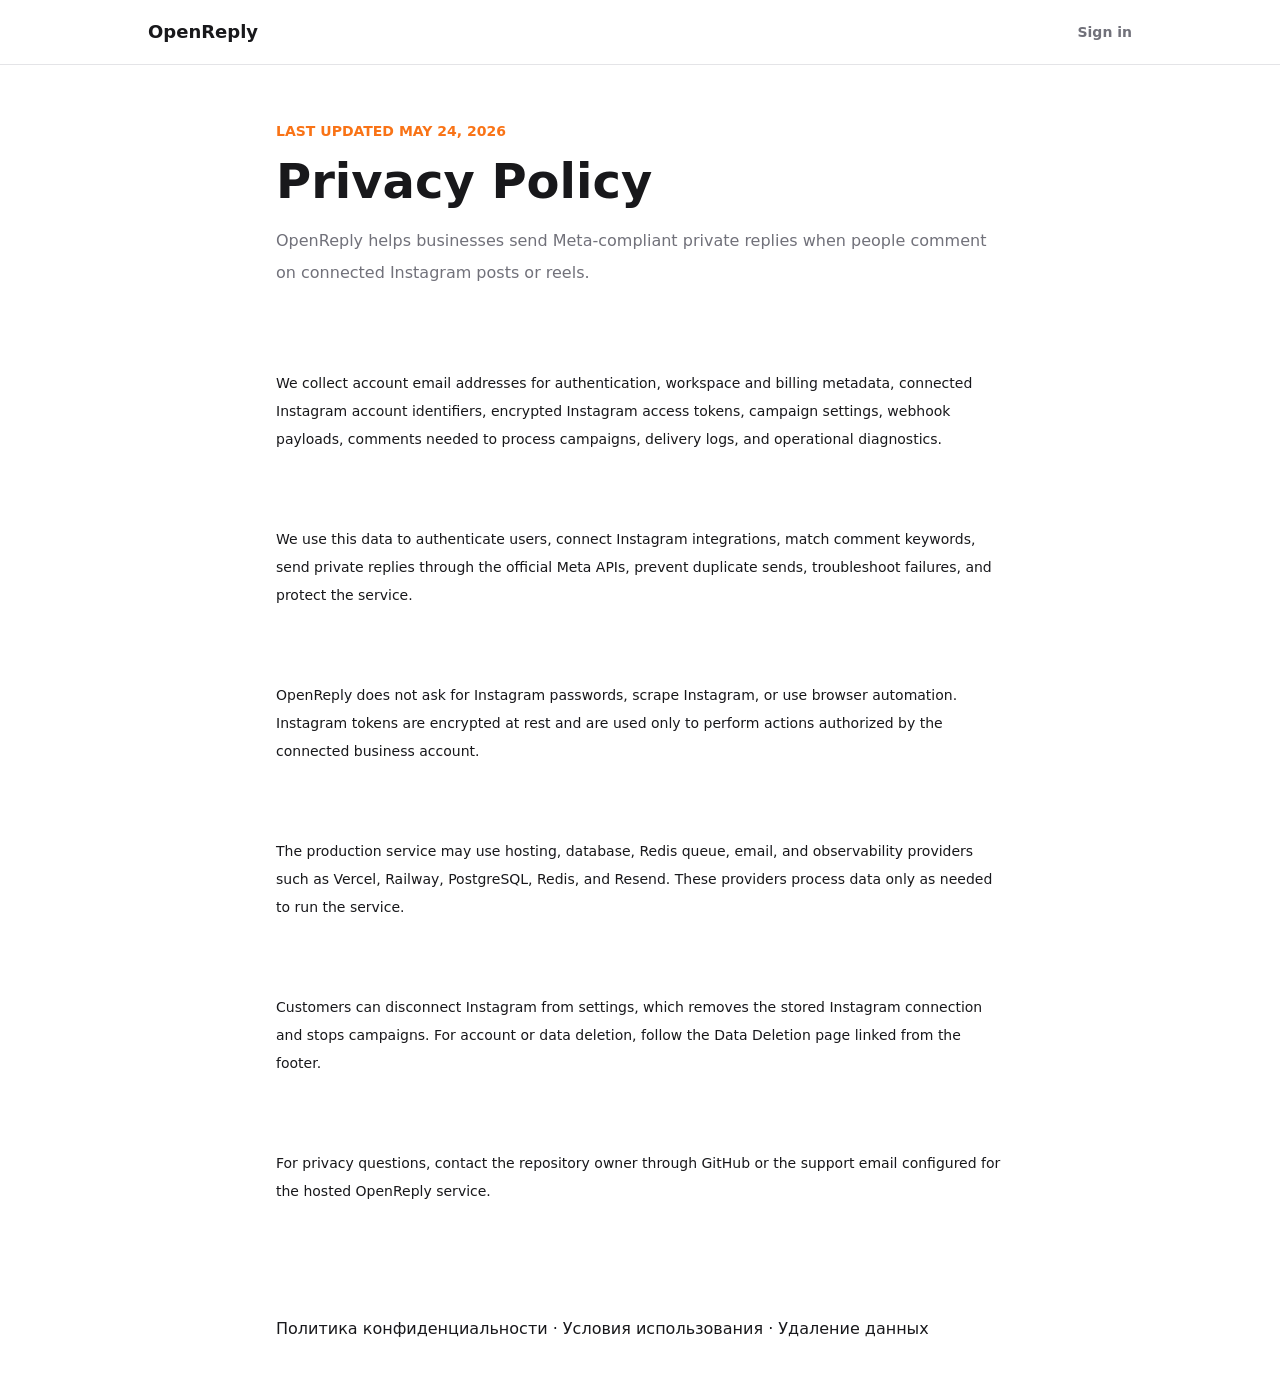
<file: index.html>
<!doctype html><html lang="en"><head><meta charset="utf-8"><meta name="viewport" content="width=device-width,initial-scale=1"><title>Privacy Policy - OpenReply</title><link rel="stylesheet" href="assets/0uidgc4hg1syf.css"></head><body><main class="min-h-screen bg-background text-foreground"><header class="border-b border-border"><div class="mx-auto flex h-16 max-w-5xl items-center justify-between px-5"><a class="flex items-center gap-3" href="https://openreply-clean.automateme.ru/"><span class="text-lg font-bold text-foreground">OpenReply</span></a><a class="text-sm font-semibold text-muted transition hover:text-foreground" href="https://openreply-clean.automateme.ru/login">Sign in</a></div></header><article class="mx-auto max-w-3xl px-5 py-14"><p class="text-sm font-semibold uppercase text-accent">Last updated <!-- -->May 24, 2026</p><h1 class="mt-4 text-4xl font-black text-foreground sm:text-5xl">Privacy Policy</h1><p class="mt-5 text-base leading-8 text-muted">OpenReply helps businesses send Meta-compliant private replies when people comment on connected Instagram posts or reels.</p><div class="mt-10 space-y-8 text-sm leading-7 text-foreground"><section><h2 class="text-xl font-bold text-white">Data We Collect</h2><p class="mt-3">We collect account email addresses for authentication, workspace and billing metadata, connected Instagram account identifiers, encrypted Instagram access tokens, campaign settings, webhook payloads, comments needed to process campaigns, delivery logs, and operational diagnostics.</p></section><section><h2 class="text-xl font-bold text-white">How We Use Data</h2><p class="mt-3">We use this data to authenticate users, connect Instagram integrations, match comment keywords, send private replies through the official Meta APIs, prevent duplicate sends, troubleshoot failures, and protect the service.</p></section><section><h2 class="text-xl font-bold text-white">Instagram And Meta Data</h2><p class="mt-3">OpenReply does not ask for Instagram passwords, scrape Instagram, or use browser automation. Instagram tokens are encrypted at rest and are used only to perform actions authorized by the connected business account.</p></section><section><h2 class="text-xl font-bold text-white">Subprocessors</h2><p class="mt-3">The production service may use hosting, database, Redis queue, email, and observability providers such as Vercel, Railway, PostgreSQL, Redis, and Resend. These providers process data only as needed to run the service.</p></section><section><h2 class="text-xl font-bold text-white">Retention And Deletion</h2><p class="mt-3">Customers can disconnect Instagram from settings, which removes the stored Instagram connection and stops campaigns. For account or data deletion, follow the Data Deletion page linked from the footer.</p></section><section><h2 class="text-xl font-bold text-white">Contact</h2><p class="mt-3">For privacy questions, contact the repository owner through GitHub or the support email configured for the hosted OpenReply service.</p></section></div></article><nav class="mx-auto max-w-3xl px-5 py-14" aria-label="Документы"><a href="privacy.html">Политика конфиденциальности</a> · <a href="terms.html">Условия использования</a> · <a href="data-deletion.html">Удаление данных</a></nav></main></body></html>
</file>
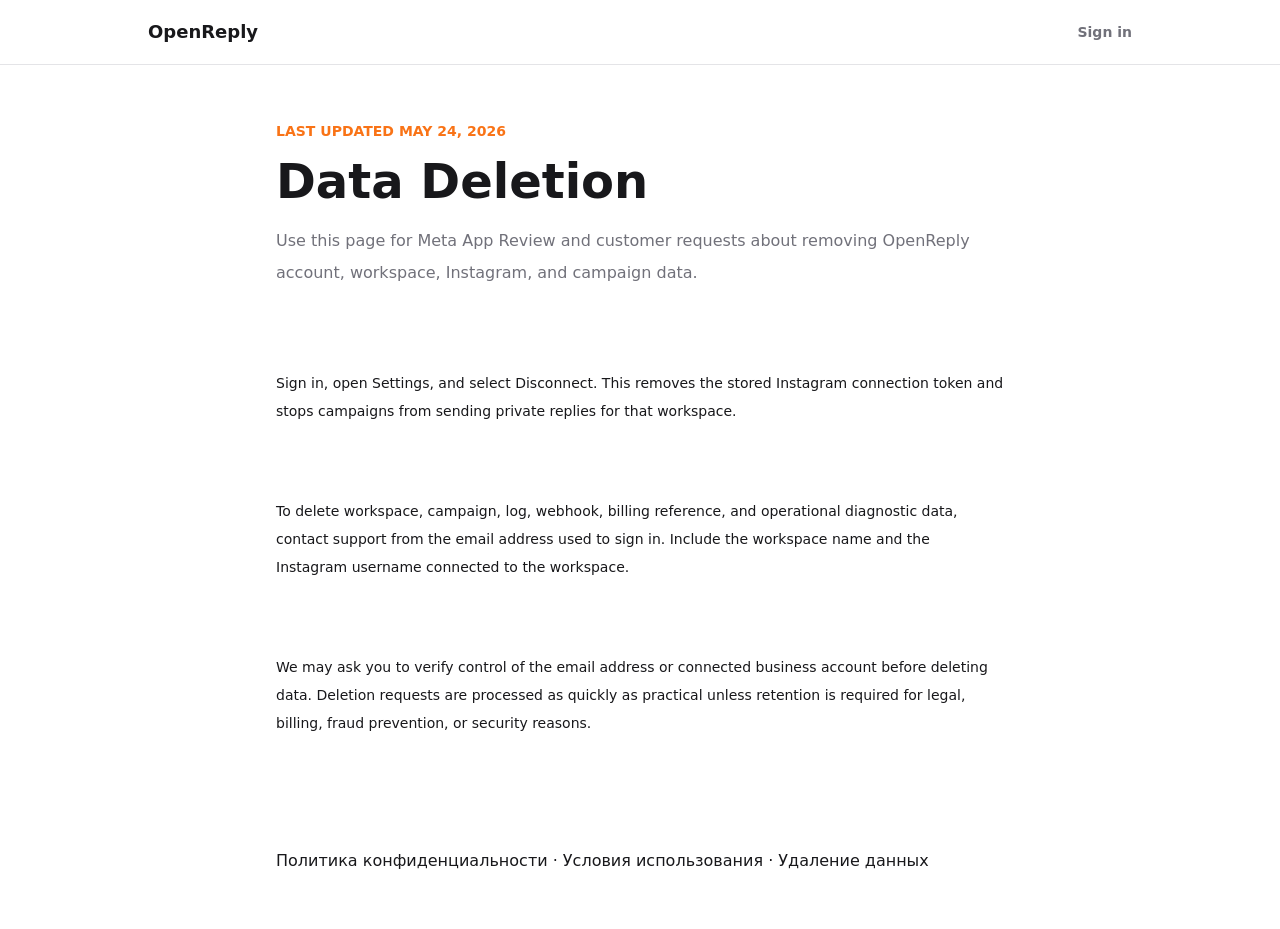
<file: data-deletion.html>
<!doctype html><html lang="en"><head><meta charset="utf-8"><meta name="viewport" content="width=device-width,initial-scale=1"><title>Data Deletion - OpenReply</title><link rel="stylesheet" href="assets/0uidgc4hg1syf.css"></head><body><main class="min-h-screen bg-background text-foreground"><header class="border-b border-border"><div class="mx-auto flex h-16 max-w-5xl items-center justify-between px-5"><a class="flex items-center gap-3" href="https://openreply-clean.automateme.ru/"><span class="text-lg font-bold text-foreground">OpenReply</span></a><a class="text-sm font-semibold text-muted transition hover:text-foreground" href="https://openreply-clean.automateme.ru/login">Sign in</a></div></header><article class="mx-auto max-w-3xl px-5 py-14"><p class="text-sm font-semibold uppercase text-accent">Last updated <!-- -->May 24, 2026</p><h1 class="mt-4 text-4xl font-black text-foreground sm:text-5xl">Data Deletion</h1><p class="mt-5 text-base leading-8 text-muted">Use this page for Meta App Review and customer requests about removing OpenReply account, workspace, Instagram, and campaign data.</p><div class="mt-10 space-y-8 text-sm leading-7 text-foreground"><section><h2 class="text-xl font-bold text-white">Disconnect Instagram</h2><p class="mt-3">Sign in, open Settings, and select Disconnect. This removes the stored Instagram connection token and stops campaigns from sending private replies for that workspace.</p></section><section><h2 class="text-xl font-bold text-white">Delete Workspace Data</h2><p class="mt-3">To delete workspace, campaign, log, webhook, billing reference, and operational diagnostic data, contact support from the email address used to sign in. Include the workspace name and the Instagram username connected to the workspace.</p></section><section><h2 class="text-xl font-bold text-white">Verification</h2><p class="mt-3">We may ask you to verify control of the email address or connected business account before deleting data. Deletion requests are processed as quickly as practical unless retention is required for legal, billing, fraud prevention, or security reasons.</p></section></div></article><nav class="mx-auto max-w-3xl px-5 py-14" aria-label="Документы"><a href="privacy.html">Политика конфиденциальности</a> · <a href="terms.html">Условия использования</a> · <a href="data-deletion.html">Удаление данных</a></nav></main></body></html>
</file>
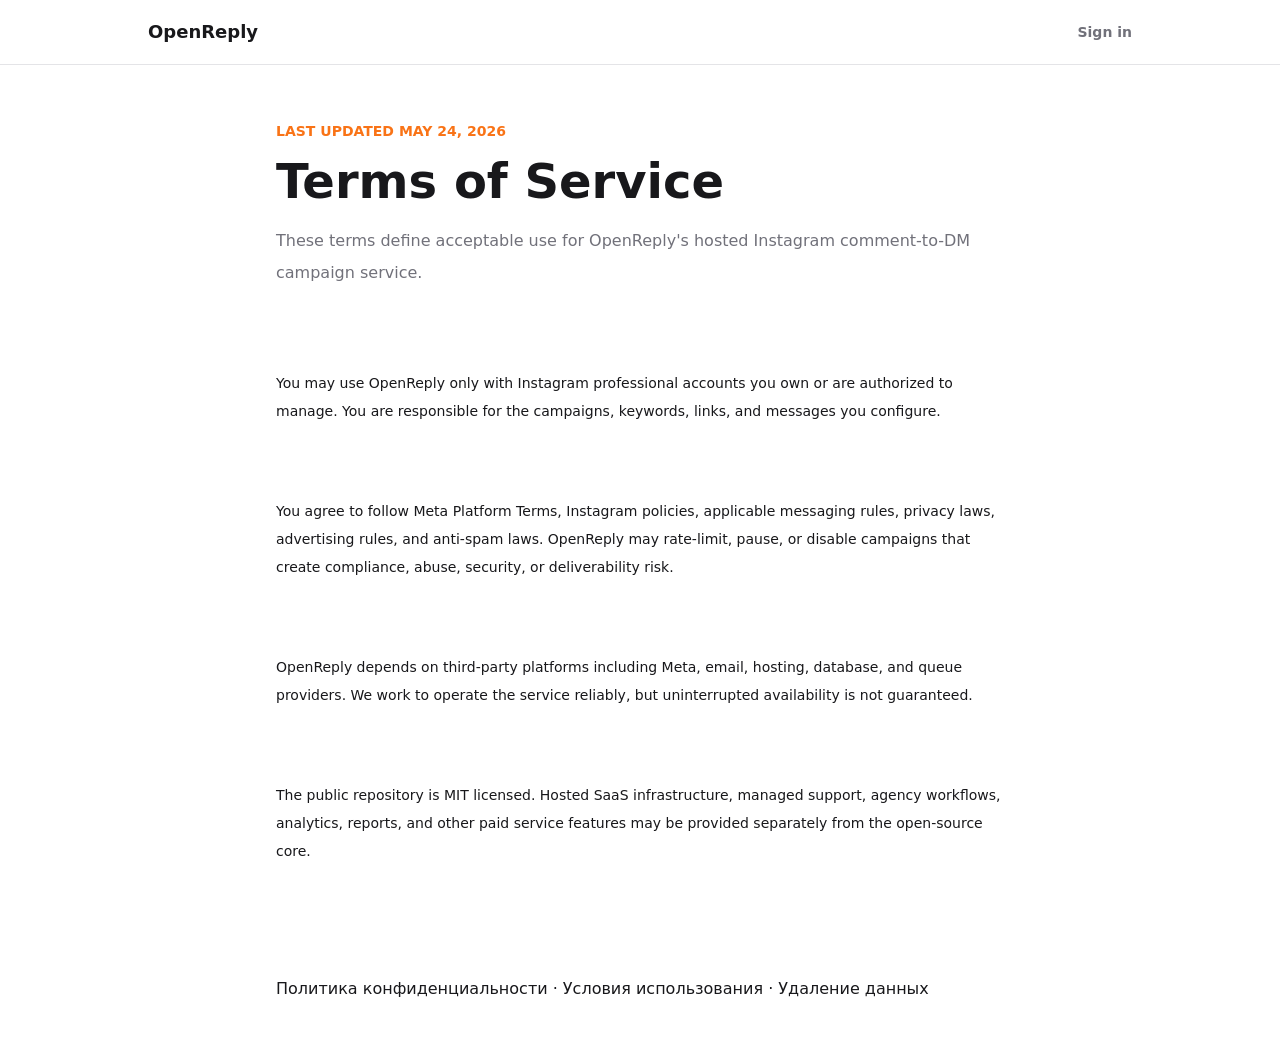
<file: terms.html>
<!doctype html><html lang="en"><head><meta charset="utf-8"><meta name="viewport" content="width=device-width,initial-scale=1"><title>Terms of Service - OpenReply</title><link rel="stylesheet" href="assets/0uidgc4hg1syf.css"></head><body><main class="min-h-screen bg-background text-foreground"><header class="border-b border-border"><div class="mx-auto flex h-16 max-w-5xl items-center justify-between px-5"><a class="flex items-center gap-3" href="https://openreply-clean.automateme.ru/"><span class="text-lg font-bold text-foreground">OpenReply</span></a><a class="text-sm font-semibold text-muted transition hover:text-foreground" href="https://openreply-clean.automateme.ru/login">Sign in</a></div></header><article class="mx-auto max-w-3xl px-5 py-14"><p class="text-sm font-semibold uppercase text-accent">Last updated <!-- -->May 24, 2026</p><h1 class="mt-4 text-4xl font-black text-foreground sm:text-5xl">Terms of Service</h1><p class="mt-5 text-base leading-8 text-muted">These terms define acceptable use for OpenReply&#x27;s hosted Instagram comment-to-DM campaign service.</p><div class="mt-10 space-y-8 text-sm leading-7 text-foreground"><section><h2 class="text-xl font-bold text-white">Authorized Use</h2><p class="mt-3">You may use OpenReply only with Instagram professional accounts you own or are authorized to manage. You are responsible for the campaigns, keywords, links, and messages you configure.</p></section><section><h2 class="text-xl font-bold text-white">Platform Compliance</h2><p class="mt-3">You agree to follow Meta Platform Terms, Instagram policies, applicable messaging rules, privacy laws, advertising rules, and anti-spam laws. OpenReply may rate-limit, pause, or disable campaigns that create compliance, abuse, security, or deliverability risk.</p></section><section><h2 class="text-xl font-bold text-white">Availability</h2><p class="mt-3">OpenReply depends on third-party platforms including Meta, email, hosting, database, and queue providers. We work to operate the service reliably, but uninterrupted availability is not guaranteed.</p></section><section><h2 class="text-xl font-bold text-white">Open-Source Core</h2><p class="mt-3">The public repository is MIT licensed. Hosted SaaS infrastructure, managed support, agency workflows, analytics, reports, and other paid service features may be provided separately from the open-source core.</p></section></div></article><nav class="mx-auto max-w-3xl px-5 py-14" aria-label="Документы"><a href="privacy.html">Политика конфиденциальности</a> · <a href="terms.html">Условия использования</a> · <a href="data-deletion.html">Удаление данных</a></nav></main></body></html>
</file>
<file: assets/0uidgc4hg1syf.css>
@layer properties{@supports (((-webkit-hyphens:none)) and (not (margin-trim:inline))) or ((-moz-orient:inline) and (not (color:rgb(from red r g b)))){*,:before,:after,::backdrop{--tw-translate-x:0;--tw-translate-y:0;--tw-translate-z:0;--tw-space-y-reverse:0;--tw-divide-y-reverse:0;--tw-border-style:solid;--tw-gradient-position:initial;--tw-gradient-from:#0000;--tw-gradient-via:#0000;--tw-gradient-to:#0000;--tw-gradient-stops:initial;--tw-gradient-via-stops:initial;--tw-gradient-from-position:0%;--tw-gradient-via-position:50%;--tw-gradient-to-position:100%;--tw-leading:initial;--tw-font-weight:initial;--tw-tracking:initial;--tw-shadow:0 0 #0000;--tw-shadow-color:initial;--tw-shadow-alpha:100%;--tw-inset-shadow:0 0 #0000;--tw-inset-shadow-color:initial;--tw-inset-shadow-alpha:100%;--tw-ring-color:initial;--tw-ring-shadow:0 0 #0000;--tw-inset-ring-color:initial;--tw-inset-ring-shadow:0 0 #0000;--tw-ring-inset:initial;--tw-ring-offset-width:0px;--tw-ring-offset-color:#fff;--tw-ring-offset-shadow:0 0 #0000;--tw-blur:initial;--tw-brightness:initial;--tw-contrast:initial;--tw-grayscale:initial;--tw-hue-rotate:initial;--tw-invert:initial;--tw-opacity:initial;--tw-saturate:initial;--tw-sepia:initial;--tw-drop-shadow:initial;--tw-drop-shadow-color:initial;--tw-drop-shadow-alpha:100%;--tw-drop-shadow-size:initial;--tw-duration:initial;--tw-ease:initial;--tw-outline-style:solid}}}@layer theme{:root,:host{--font-sans:system-ui, -apple-system, "Segoe UI", sans-serif;--color-orange-50:#fff7ed;--color-orange-200:#ffd7a8;--color-orange-700:#c53c00;--color-orange-800:#9f2d00;--color-amber-500:#f99c00;--color-emerald-200:#a4f4cf;--color-emerald-300:#5ee9b5;--color-cyan-100:#cefafe;--color-cyan-200:#a2f4fd;--color-cyan-300:#53eafd;--color-sky-400:#00bcfe;--color-indigo-500:#625fff;--color-zinc-200:#e4e4e7;--color-zinc-300:#d4d4d8;--color-zinc-400:#9f9fa9;--color-zinc-500:#71717b;--color-zinc-600:#52525c;--color-zinc-700:#3f3f46;--color-zinc-800:#27272a;--color-zinc-900:#18181b;--color-zinc-950:#09090b;--color-black:#000;--color-white:#fff;--spacing:.25rem;--container-xs:20rem;--container-sm:24rem;--container-md:28rem;--container-xl:36rem;--container-2xl:42rem;--container-3xl:48rem;--container-5xl:64rem;--container-6xl:72rem;--container-7xl:80rem;--text-xs:.75rem;--text-xs--line-height:calc(1 / .75);--text-sm:.875rem;--text-sm--line-height:calc(1.25 / .875);--text-base:1rem;--text-base--line-height:calc(1.5 / 1);--text-lg:1.125rem;--text-lg--line-height:calc(1.75 / 1.125);--text-xl:1.25rem;--text-xl--line-height:calc(1.75 / 1.25);--text-2xl:1.5rem;--text-2xl--line-height:calc(2 / 1.5);--text-3xl:1.875rem;--text-3xl--line-height:calc(2.25 / 1.875);--text-4xl:2.25rem;--text-4xl--line-height:calc(2.5 / 2.25);--text-5xl:3rem;--text-5xl--line-height:1;--text-6xl:3.75rem;--text-6xl--line-height:1;--font-weight-normal:400;--font-weight-medium:500;--font-weight-semibold:600;--font-weight-bold:700;--font-weight-black:900;--tracking-tight:-.025em;--tracking-wide:.025em;--tracking-wider:.05em;--tracking-widest:.1em;--leading-tight:1.25;--leading-relaxed:1.625;--radius-sm:.25rem;--radius-md:.375rem;--radius-lg:.5rem;--radius-xl:.75rem;--radius-2xl:1rem;--ease-out:cubic-bezier(0, 0, .2, 1);--default-transition-duration:.15s;--default-transition-timing-function:cubic-bezier(.4, 0, .2, 1);--default-font-family:system-ui, -apple-system, "Segoe UI", sans-serif;--default-mono-font-family:ui-monospace, monospace;--color-background:#fff;--color-foreground:#18181b;--color-surface:#f7f7f8;--color-border:#e4e4e7;--color-accent:#f97316;--color-zernio-coral:#eb3514;--color-zernio-cream:#f0efeb;--color-zernio-border:#d9d8d3;--color-zernio-charcoal:#2d2d2d}@supports (color:lab(0% 0 0)){:root,:host{--color-orange-50:lab(97.7008% 1.53735 5.90649);--color-orange-200:lab(88.4871% 9.94918 28.8378);--color-orange-700:lab(46.4615% 57.7275 70.8507);--color-orange-800:lab(37.1566% 46.6433 50.5562);--color-amber-500:lab(72.7183% 31.8672 97.9407);--color-emerald-200:lab(90.2247% -31.039 9.47084);--color-emerald-300:lab(83.9203% -48.7124 13.8849);--color-cyan-100:lab(95.3146% -13.8285 -6.84732);--color-cyan-200:lab(91.0821% -24.0435 -12.8306);--color-cyan-300:lab(85.3886% -36.7636 -21.5716);--color-sky-400:lab(70.687% -23.6078 -45.9483);--color-indigo-500:lab(48.295% 38.3129 -81.9673);--color-zinc-200:lab(90.6853% .399232 -1.45452);--color-zinc-300:lab(84.9837% .601262 -2.17986);--color-zinc-400:lab(65.6464% 1.53497 -5.42429);--color-zinc-500:lab(47.8878% 1.65477 -5.77283);--color-zinc-600:lab(35.1166% 1.78212 -6.1173);--color-zinc-700:lab(26.8019% 1.35387 -4.68303);--color-zinc-800:lab(15.7305% .613764 -2.16959);--color-zinc-900:lab(8.30603% .618205 -2.16572);--color-zinc-950:lab(2.51107% .242703 -.886115)}}}@layer base{*,:after,:before,::backdrop{box-sizing:border-box;border:0 solid;margin:0;padding:0}::file-selector-button{box-sizing:border-box;border:0 solid;margin:0;padding:0}html,:host{-webkit-text-size-adjust:100%;tab-size:4;line-height:1.5;font-family:var(--default-font-family,ui-sans-serif, system-ui, sans-serif, "Apple Color Emoji", "Segoe UI Emoji", "Segoe UI Symbol", "Noto Color Emoji");font-feature-settings:var(--default-font-feature-settings,normal);font-variation-settings:var(--default-font-variation-settings,normal);-webkit-tap-highlight-color:transparent}hr{height:0;color:inherit;border-top-width:1px}abbr:where([title]){-webkit-text-decoration:underline dotted;text-decoration:underline dotted}h1,h2,h3,h4,h5,h6{font-size:inherit;font-weight:inherit}a{color:inherit;-webkit-text-decoration:inherit;-webkit-text-decoration:inherit;-webkit-text-decoration:inherit;-webkit-text-decoration:inherit;text-decoration:inherit}b,strong{font-weight:bolder}code,kbd,samp,pre{font-family:var(--default-mono-font-family,ui-monospace, SFMono-Regular, Menlo, Monaco, Consolas, "Liberation Mono", "Courier New", monospace);font-feature-settings:var(--default-mono-font-feature-settings,normal);font-variation-settings:var(--default-mono-font-variation-settings,normal);font-size:1em}small{font-size:80%}sub,sup{vertical-align:baseline;font-size:75%;line-height:0;position:relative}sub{bottom:-.25em}sup{top:-.5em}table{text-indent:0;border-color:inherit;border-collapse:collapse}:-moz-focusring{outline:auto}progress{vertical-align:baseline}summary{display:list-item}ol,ul,menu{list-style:none}img,svg,video,canvas,audio,iframe,embed,object{vertical-align:middle;display:block}img,video{max-width:100%;height:auto}button,input,select,optgroup,textarea{font:inherit;font-feature-settings:inherit;font-variation-settings:inherit;letter-spacing:inherit;color:inherit;opacity:1;background-color:#0000;border-radius:0}::file-selector-button{font:inherit;font-feature-settings:inherit;font-variation-settings:inherit;letter-spacing:inherit;color:inherit;opacity:1;background-color:#0000;border-radius:0}:where(select:is([multiple],[size])) optgroup{font-weight:bolder}:where(select:is([multiple],[size])) optgroup option{padding-inline-start:20px}::file-selector-button{margin-inline-end:4px}::placeholder{opacity:1}@supports (not ((-webkit-appearance:-apple-pay-button))) or (contain-intrinsic-size:1px){::placeholder{color:currentColor}@supports (color:color-mix(in lab, red, red)){::placeholder{color:color-mix(in oklab, currentcolor 50%, transparent)}}}textarea{resize:vertical}::-webkit-search-decoration{-webkit-appearance:none}::-webkit-date-and-time-value{min-height:1lh;text-align:inherit}::-webkit-datetime-edit{display:inline-flex}::-webkit-datetime-edit-fields-wrapper{padding:0}::-webkit-datetime-edit{padding-block:0}::-webkit-datetime-edit-year-field{padding-block:0}::-webkit-datetime-edit-month-field{padding-block:0}::-webkit-datetime-edit-day-field{padding-block:0}::-webkit-datetime-edit-hour-field{padding-block:0}::-webkit-datetime-edit-minute-field{padding-block:0}::-webkit-datetime-edit-second-field{padding-block:0}::-webkit-datetime-edit-millisecond-field{padding-block:0}::-webkit-datetime-edit-meridiem-field{padding-block:0}::-webkit-calendar-picker-indicator{line-height:1}:-moz-ui-invalid{box-shadow:none}button,input:where([type=button],[type=reset],[type=submit]){appearance:button}::file-selector-button{appearance:button}::-webkit-inner-spin-button{height:auto}::-webkit-outer-spin-button{height:auto}[hidden]:where(:not([hidden=until-found])){display:none!important}}@layer components;@layer utilities{.collapse{visibility:collapse}.invisible{visibility:hidden}.visible{visibility:visible}.absolute{position:absolute}.fixed{position:fixed}.relative{position:relative}.sticky{position:sticky}.inset-0{inset:calc(var(--spacing) * 0)}.inset-x-0{inset-inline:calc(var(--spacing) * 0)}.start{inset-inline-start:var(--spacing)}.end{inset-inline-end:var(--spacing)}.top-0{top:calc(var(--spacing) * 0)}.top-1{top:calc(var(--spacing) * 1)}.top-1\/2{top:50%}.top-2{top:calc(var(--spacing) * 2)}.top-\[96px\]{top:96px}.top-\[140px\]{top:140px}.top-\[150px\]{top:150px}.top-\[200px\]{top:200px}.top-\[250px\]{top:250px}.-right-\[2px\]{right:-2px}.right-0{right:calc(var(--spacing) * 0)}.right-1{right:calc(var(--spacing) * 1)}.right-2{right:calc(var(--spacing) * 2)}.bottom-0{bottom:calc(var(--spacing) * 0)}.-left-\[2px\]{left:-2px}.left-0{left:calc(var(--spacing) * 0)}.left-1{left:calc(var(--spacing) * 1)}.left-1\/2{left:50%}.left-6{left:calc(var(--spacing) * 6)}.left-auto{left:auto}.z-10{z-index:10}.z-20{z-index:20}.z-30{z-index:30}.z-40{z-index:40}.z-50{z-index:50}.container{width:100%}@media (min-width:40rem){.container{max-width:40rem}}@media (min-width:48rem){.container{max-width:48rem}}@media (min-width:64rem){.container{max-width:64rem}}@media (min-width:80rem){.container{max-width:80rem}}@media (min-width:96rem){.container{max-width:96rem}}.m-2{margin:calc(var(--spacing) * 2)}.-mx-4{margin-inline:calc(var(--spacing) * -4)}.mx-1\.5{margin-inline:calc(var(--spacing) * 1.5)}.mx-auto{margin-inline:auto}.mt-0\.5{margin-top:calc(var(--spacing) * .5)}.mt-1{margin-top:calc(var(--spacing) * 1)}.mt-2{margin-top:calc(var(--spacing) * 2)}.mt-3{margin-top:calc(var(--spacing) * 3)}.mt-4{margin-top:calc(var(--spacing) * 4)}.mt-5{margin-top:calc(var(--spacing) * 5)}.mt-6{margin-top:calc(var(--spacing) * 6)}.mt-8{margin-top:calc(var(--spacing) * 8)}.mt-10{margin-top:calc(var(--spacing) * 10)}.mt-auto{margin-top:auto}.mb-1\.5{margin-bottom:calc(var(--spacing) * 1.5)}.mb-2{margin-bottom:calc(var(--spacing) * 2)}.mb-3{margin-bottom:calc(var(--spacing) * 3)}.mb-4{margin-bottom:calc(var(--spacing) * 4)}.mb-5{margin-bottom:calc(var(--spacing) * 5)}.mb-6{margin-bottom:calc(var(--spacing) * 6)}.mb-8{margin-bottom:calc(var(--spacing) * 8)}.-ml-1{margin-left:calc(var(--spacing) * -1)}.ml-auto{margin-left:auto}.line-clamp-2{-webkit-line-clamp:2;-webkit-box-orient:vertical;display:-webkit-box;overflow:hidden}.block{display:block}.contents{display:contents}.flex{display:flex}.grid{display:grid}.hidden{display:none}.inline{display:inline}.inline-block{display:inline-block}.inline-flex{display:inline-flex}.table{display:table}.aspect-square{aspect-ratio:1}.h-1{height:calc(var(--spacing) * 1)}.h-2{height:calc(var(--spacing) * 2)}.h-2\.5{height:calc(var(--spacing) * 2.5)}.h-3{height:calc(var(--spacing) * 3)}.h-3\.5{height:calc(var(--spacing) * 3.5)}.h-4{height:calc(var(--spacing) * 4)}.h-5{height:calc(var(--spacing) * 5)}.h-6{height:calc(var(--spacing) * 6)}.h-7{height:calc(var(--spacing) * 7)}.h-8{height:calc(var(--spacing) * 8)}.h-9{height:calc(var(--spacing) * 9)}.h-10{height:calc(var(--spacing) * 10)}.h-12{height:calc(var(--spacing) * 12)}.h-14{height:calc(var(--spacing) * 14)}.h-16{height:calc(var(--spacing) * 16)}.h-20{height:calc(var(--spacing) * 20)}.h-24{height:calc(var(--spacing) * 24)}.h-32{height:calc(var(--spacing) * 32)}.h-36{height:calc(var(--spacing) * 36)}.h-40{height:calc(var(--spacing) * 40)}.h-56{height:calc(var(--spacing) * 56)}.h-64{height:calc(var(--spacing) * 64)}.h-\[640px\]{height:640px}.h-\[calc\(100dvh-11rem\)\]{height:calc(100dvh - 11rem)}.h-auto{height:auto}.h-dvh{height:100dvh}.h-full{height:100%}.h-screen{height:100vh}.max-h-32{max-height:calc(var(--spacing) * 32)}.max-h-60{max-height:calc(var(--spacing) * 60)}.max-h-64{max-height:calc(var(--spacing) * 64)}.max-h-72{max-height:calc(var(--spacing) * 72)}.max-h-\[80vh\]{max-height:80vh}.min-h-0{min-height:calc(var(--spacing) * 0)}.min-h-9{min-height:calc(var(--spacing) * 9)}.min-h-\[4px\]{min-height:4px}.min-h-\[40px\]{min-height:40px}.min-h-\[48px\]{min-height:48px}.min-h-full{min-height:100%}.min-h-screen{min-height:100vh}.w-2{width:calc(var(--spacing) * 2)}.w-2\.5{width:calc(var(--spacing) * 2.5)}.w-3\.5{width:calc(var(--spacing) * 3.5)}.w-4{width:calc(var(--spacing) * 4)}.w-5{width:calc(var(--spacing) * 5)}.w-6{width:calc(var(--spacing) * 6)}.w-8{width:calc(var(--spacing) * 8)}.w-9{width:calc(var(--spacing) * 9)}.w-10{width:calc(var(--spacing) * 10)}.w-11{width:calc(var(--spacing) * 11)}.w-12{width:calc(var(--spacing) * 12)}.w-14{width:calc(var(--spacing) * 14)}.w-16{width:calc(var(--spacing) * 16)}.w-20{width:calc(var(--spacing) * 20)}.w-24{width:calc(var(--spacing) * 24)}.w-36{width:calc(var(--spacing) * 36)}.w-64{width:calc(var(--spacing) * 64)}.w-\[3px\]{width:3px}.w-\[300px\]{width:300px}.w-full{width:100%}.max-w-2xl{max-width:var(--container-2xl)}.max-w-3xl{max-width:var(--container-3xl)}.max-w-5xl{max-width:var(--container-5xl)}.max-w-6xl{max-width:var(--container-6xl)}.max-w-7xl{max-width:var(--container-7xl)}.max-w-\[75\%\]{max-width:75%}.max-w-\[80\%\]{max-width:80%}.max-w-\[85vw\]{max-width:85vw}.max-w-\[200px\]{max-width:200px}.max-w-full{max-width:100%}.max-w-md{max-width:var(--container-md)}.max-w-sm{max-width:var(--container-sm)}.max-w-xl{max-width:var(--container-xl)}.max-w-xs{max-width:var(--container-xs)}.min-w-0{min-width:calc(var(--spacing) * 0)}.min-w-52{min-width:calc(var(--spacing) * 52)}.min-w-\[12rem\]{min-width:12rem}.min-w-\[120px\]{min-width:120px}.min-w-\[720px\]{min-width:720px}.min-w-\[760px\]{min-width:760px}.flex-1{flex:1}.shrink-0{flex-shrink:0}.grow{flex-grow:1}.-translate-x-1\/2{--tw-translate-x:calc(calc(1 / 2 * 100%) * -1);translate:var(--tw-translate-x) var(--tw-translate-y)}.-translate-x-full{--tw-translate-x:-100%;translate:var(--tw-translate-x) var(--tw-translate-y)}.translate-x-0{--tw-translate-x:calc(var(--spacing) * 0);translate:var(--tw-translate-x) var(--tw-translate-y)}.-translate-y-1\/2{--tw-translate-y:calc(calc(1 / 2 * 100%) * -1);translate:var(--tw-translate-x) var(--tw-translate-y)}.cursor-pointer{cursor:pointer}.resize-none{resize:none}.resize-y{resize:vertical}.auto-rows-min{grid-auto-rows:min-content}.grid-cols-1{grid-template-columns:repeat(1,minmax(0,1fr))}.grid-cols-2{grid-template-columns:repeat(2,minmax(0,1fr))}.grid-cols-3{grid-template-columns:repeat(3,minmax(0,1fr))}.grid-cols-7{grid-template-columns:repeat(7,minmax(0,1fr))}.grid-cols-\[0\.8fr_1fr_1fr\]{grid-template-columns:.8fr 1fr 1fr}.flex-col{flex-direction:column}.flex-wrap{flex-wrap:wrap}.place-items-center{place-items:center}.content-start{align-content:flex-start}.items-baseline{align-items:baseline}.items-center{align-items:center}.items-end{align-items:flex-end}.items-start{align-items:flex-start}.justify-around{justify-content:space-around}.justify-between{justify-content:space-between}.justify-center{justify-content:center}.justify-end{justify-content:flex-end}.justify-start{justify-content:flex-start}.gap-1{gap:calc(var(--spacing) * 1)}.gap-1\.5{gap:calc(var(--spacing) * 1.5)}.gap-2{gap:calc(var(--spacing) * 2)}.gap-3{gap:calc(var(--spacing) * 3)}.gap-4{gap:calc(var(--spacing) * 4)}.gap-5{gap:calc(var(--spacing) * 5)}.gap-6{gap:calc(var(--spacing) * 6)}.gap-7{gap:calc(var(--spacing) * 7)}.gap-8{gap:calc(var(--spacing) * 8)}.gap-10{gap:calc(var(--spacing) * 10)}:where(.space-y-1>:not(:last-child)){--tw-space-y-reverse:0;margin-block-start:calc(calc(var(--spacing) * 1) * var(--tw-space-y-reverse));margin-block-end:calc(calc(var(--spacing) * 1) * calc(1 - var(--tw-space-y-reverse)))}:where(.space-y-1\.5>:not(:last-child)){--tw-space-y-reverse:0;margin-block-start:calc(calc(var(--spacing) * 1.5) * var(--tw-space-y-reverse));margin-block-end:calc(calc(var(--spacing) * 1.5) * calc(1 - var(--tw-space-y-reverse)))}:where(.space-y-2>:not(:last-child)){--tw-space-y-reverse:0;margin-block-start:calc(calc(var(--spacing) * 2) * var(--tw-space-y-reverse));margin-block-end:calc(calc(var(--spacing) * 2) * calc(1 - var(--tw-space-y-reverse)))}:where(.space-y-3>:not(:last-child)){--tw-space-y-reverse:0;margin-block-start:calc(calc(var(--spacing) * 3) * var(--tw-space-y-reverse));margin-block-end:calc(calc(var(--spacing) * 3) * calc(1 - var(--tw-space-y-reverse)))}:where(.space-y-4>:not(:last-child)){--tw-space-y-reverse:0;margin-block-start:calc(calc(var(--spacing) * 4) * var(--tw-space-y-reverse));margin-block-end:calc(calc(var(--spacing) * 4) * calc(1 - var(--tw-space-y-reverse)))}:where(.space-y-5>:not(:last-child)){--tw-space-y-reverse:0;margin-block-start:calc(calc(var(--spacing) * 5) * var(--tw-space-y-reverse));margin-block-end:calc(calc(var(--spacing) * 5) * calc(1 - var(--tw-space-y-reverse)))}:where(.space-y-6>:not(:last-child)){--tw-space-y-reverse:0;margin-block-start:calc(calc(var(--spacing) * 6) * var(--tw-space-y-reverse));margin-block-end:calc(calc(var(--spacing) * 6) * calc(1 - var(--tw-space-y-reverse)))}:where(.space-y-8>:not(:last-child)){--tw-space-y-reverse:0;margin-block-start:calc(calc(var(--spacing) * 8) * var(--tw-space-y-reverse));margin-block-end:calc(calc(var(--spacing) * 8) * calc(1 - var(--tw-space-y-reverse)))}.gap-x-3{column-gap:calc(var(--spacing) * 3)}.gap-x-4{column-gap:calc(var(--spacing) * 4)}.gap-y-1{row-gap:calc(var(--spacing) * 1)}.gap-y-2{row-gap:calc(var(--spacing) * 2)}.gap-y-3{row-gap:calc(var(--spacing) * 3)}:where(.divide-y>:not(:last-child)){--tw-divide-y-reverse:0;border-bottom-style:var(--tw-border-style);border-top-style:var(--tw-border-style);border-top-width:calc(1px * var(--tw-divide-y-reverse));border-bottom-width:calc(1px * calc(1 - var(--tw-divide-y-reverse)))}:where(.divide-border>:not(:last-child)){border-color:#e4e4e7}.truncate{text-overflow:ellipsis;white-space:nowrap;overflow:hidden}.overflow-hidden{overflow:hidden}.overflow-x-auto{overflow-x:auto}.overflow-x-hidden{overflow-x:hidden}.overflow-y-auto{overflow-y:auto}.rounded{border-radius:.25rem}.rounded-2xl{border-radius:var(--radius-2xl)}.rounded-\[2\.3rem\]{border-radius:2.3rem}.rounded-\[2\.85rem\]{border-radius:2.85rem}.rounded-\[3rem\]{border-radius:3rem}.rounded-full{border-radius:3.40282e38px}.rounded-lg{border-radius:var(--radius-lg)}.rounded-md{border-radius:var(--radius-md)}.rounded-sm{border-radius:var(--radius-sm)}.rounded-xl{border-radius:var(--radius-xl)}.rounded-t-2xl{border-top-left-radius:var(--radius-2xl);border-top-right-radius:var(--radius-2xl)}.rounded-br-md{border-bottom-right-radius:var(--radius-md)}.rounded-bl-md{border-bottom-left-radius:var(--radius-md)}.border{border-style:var(--tw-border-style);border-width:1px}.border-0{border-style:var(--tw-border-style);border-width:0}.border-2{border-style:var(--tw-border-style);border-width:2px}.border-y{border-block-style:var(--tw-border-style);border-block-width:1px}.border-t{border-top-style:var(--tw-border-style);border-top-width:1px}.border-r{border-right-style:var(--tw-border-style);border-right-width:1px}.border-b{border-bottom-style:var(--tw-border-style);border-bottom-width:1px}.border-b-2{border-bottom-style:var(--tw-border-style);border-bottom-width:2px}.border-accent{border-color:#f97316}.border-accent\/10{border-color:#f973161a;border-color:lab(64.4963% 49.3667 68.6638/.1)}.border-accent\/20{border-color:#f9731633;border-color:lab(64.4963% 49.3667 68.6638/.2)}.border-accent\/30{border-color:#f973164d;border-color:lab(64.4963% 49.3667 68.6638/.3)}.border-border{border-color:#e4e4e7}.border-cyan-200\/20{border-color:#a2f4fd33}@supports (color:color-mix(in lab, red, red)){.border-cyan-200\/20{border-color:color-mix(in oklab, var(--color-cyan-200) 20%, transparent)}}.border-error\/20{border-color:#dc262633;border-color:lab(48.7982% 67.7 48.8038/.2)}.border-error\/30{border-color:#dc26264d;border-color:lab(48.7982% 67.7 48.8038/.3)}.border-orange-200{border-color:var(--color-orange-200)}.border-success\/20{border-color:#16a34a33;border-color:lab(58.835% -51.0812 35.4288/.2)}.border-success\/30{border-color:#16a34a4d;border-color:lab(58.835% -51.0812 35.4288/.3)}.border-transparent{border-color:#0000}.border-warning\/20{border-color:#d9770633;border-color:lab(60.4928% 34.8862 66.4687/.2)}.border-warning\/30{border-color:#d977064d;border-color:lab(60.4928% 34.8862 66.4687/.3)}.border-warning\/40{border-color:#d9770666;border-color:lab(60.4928% 34.8862 66.4687/.4)}.border-warning\/50{border-color:#d9770680;border-color:lab(60.4928% 34.8862 66.4687/.5)}.border-white\/10{border-color:#ffffff1a}@supports (color:color-mix(in lab, red, red)){.border-white\/10{border-color:color-mix(in oklab, var(--color-white) 10%, transparent)}}.border-zernio-border{border-color:#d9d8d3}.border-zinc-500{border-color:var(--color-zinc-500)}.border-zinc-800{border-color:var(--color-zinc-800)}.bg-\[\#0b0b0b\]{background-color:#0b0b0b}.bg-accent{background-color:#f97316}.bg-accent\/5{background-color:#f973160d;background-color:lab(64.4963% 49.3667 68.6638/.05)}.bg-accent\/10{background-color:#f973161a;background-color:lab(64.4963% 49.3667 68.6638/.1)}.bg-accent\/15{background-color:#f9731626;background-color:lab(64.4963% 49.3667 68.6638/.15)}.bg-amber-500\/10{background-color:#f99c001a}@supports (color:color-mix(in lab, red, red)){.bg-amber-500\/10{background-color:color-mix(in oklab, var(--color-amber-500) 10%, transparent)}}.bg-background{background-color:#fff}.bg-background\/85{background-color:#ffffffd9;background-color:lab(100% -.0000298023 .0000119209/.85)}.bg-black{background-color:var(--color-black)}.bg-black\/60{background-color:#0009}@supports (color:color-mix(in lab, red, red)){.bg-black\/60{background-color:color-mix(in oklab, var(--color-black) 60%, transparent)}}.bg-black\/80{background-color:#000c}@supports (color:color-mix(in lab, red, red)){.bg-black\/80{background-color:color-mix(in oklab, var(--color-black) 80%, transparent)}}.bg-cyan-300{background-color:var(--color-cyan-300)}.bg-cyan-300\/10{background-color:#53eafd1a}@supports (color:color-mix(in lab, red, red)){.bg-cyan-300\/10{background-color:color-mix(in oklab, var(--color-cyan-300) 10%, transparent)}}.bg-cyan-300\/75{background-color:#53eafdbf}@supports (color:color-mix(in lab, red, red)){.bg-cyan-300\/75{background-color:color-mix(in oklab, var(--color-cyan-300) 75%, transparent)}}.bg-emerald-300{background-color:var(--color-emerald-300)}.bg-emerald-300\/75{background-color:#5ee9b5bf}@supports (color:color-mix(in lab, red, red)){.bg-emerald-300\/75{background-color:color-mix(in oklab, var(--color-emerald-300) 75%, transparent)}}.bg-error\/10{background-color:#dc26261a;background-color:lab(48.7982% 67.7 48.8038/.1)}.bg-orange-50{background-color:var(--color-orange-50)}.bg-success\/10{background-color:#16a34a1a;background-color:lab(58.835% -51.0812 35.4288/.1)}.bg-success\/15{background-color:#16a34a26;background-color:lab(58.835% -51.0812 35.4288/.15)}.bg-surface{background-color:#f7f7f8}.bg-surface-hover{background-color:#efeff1}.bg-surface-hover\/60{background-color:#efeff199;background-color:lab(94.4897% .26527 -.968838/.6)}.bg-surface\/50{background-color:#f7f7f880;background-color:lab(97.2532% .131518 -.481486/.5)}.bg-surface\/60{background-color:#f7f7f899;background-color:lab(97.2532% .131518 -.481486/.6)}.bg-surface\/70{background-color:#f7f7f8b3;background-color:lab(97.2532% .131518 -.481486/.7)}.bg-transparent{background-color:#0000}.bg-warning\/10{background-color:#d977061a;background-color:lab(60.4928% 34.8862 66.4687/.1)}.bg-white{background-color:var(--color-white)}.bg-white\/\[0\.04\]{background-color:#ffffff0a}@supports (color:color-mix(in lab, red, red)){.bg-white\/\[0\.04\]{background-color:color-mix(in oklab, var(--color-white) 4%, transparent)}}.bg-white\/\[0\.05\]{background-color:#ffffff0d}@supports (color:color-mix(in lab, red, red)){.bg-white\/\[0\.05\]{background-color:color-mix(in oklab, var(--color-white) 5%, transparent)}}.bg-white\/\[0\.025\]{background-color:#ffffff06}@supports (color:color-mix(in lab, red, red)){.bg-white\/\[0\.025\]{background-color:color-mix(in oklab, var(--color-white) 2.5%, transparent)}}.bg-white\/\[0\.035\]{background-color:#ffffff09}@supports (color:color-mix(in lab, red, red)){.bg-white\/\[0\.035\]{background-color:color-mix(in oklab, var(--color-white) 3.5%, transparent)}}.bg-zinc-200{background-color:var(--color-zinc-200)}.bg-zinc-200\/60{background-color:#e4e4e799}@supports (color:color-mix(in lab, red, red)){.bg-zinc-200\/60{background-color:color-mix(in oklab, var(--color-zinc-200) 60%, transparent)}}.bg-zinc-300{background-color:var(--color-zinc-300)}.bg-zinc-500\/10{background-color:#71717b1a}@supports (color:color-mix(in lab, red, red)){.bg-zinc-500\/10{background-color:color-mix(in oklab, var(--color-zinc-500) 10%, transparent)}}.bg-zinc-500\/15{background-color:#71717b26}@supports (color:color-mix(in lab, red, red)){.bg-zinc-500\/15{background-color:color-mix(in oklab, var(--color-zinc-500) 15%, transparent)}}.bg-zinc-600{background-color:var(--color-zinc-600)}.bg-zinc-700{background-color:var(--color-zinc-700)}.bg-zinc-800{background-color:var(--color-zinc-800)}.bg-zinc-800\/70{background-color:#27272ab3}@supports (color:color-mix(in lab, red, red)){.bg-zinc-800\/70{background-color:color-mix(in oklab, var(--color-zinc-800) 70%, transparent)}}.bg-zinc-950{background-color:var(--color-zinc-950)}.bg-zinc-950\/50{background-color:#09090b80}@supports (color:color-mix(in lab, red, red)){.bg-zinc-950\/50{background-color:color-mix(in oklab, var(--color-zinc-950) 50%, transparent)}}.bg-zinc-950\/55{background-color:#09090b8c}@supports (color:color-mix(in lab, red, red)){.bg-zinc-950\/55{background-color:color-mix(in oklab, var(--color-zinc-950) 55%, transparent)}}.bg-zinc-950\/60{background-color:#09090b99}@supports (color:color-mix(in lab, red, red)){.bg-zinc-950\/60{background-color:color-mix(in oklab, var(--color-zinc-950) 60%, transparent)}}.bg-zinc-950\/70{background-color:#09090bb3}@supports (color:color-mix(in lab, red, red)){.bg-zinc-950\/70{background-color:color-mix(in oklab, var(--color-zinc-950) 70%, transparent)}}.bg-gradient-to-br{--tw-gradient-position:to bottom right in oklab;background-image:linear-gradient(var(--tw-gradient-stops))}.bg-gradient-to-l{--tw-gradient-position:to left in oklab;background-image:linear-gradient(var(--tw-gradient-stops))}.bg-gradient-to-r{--tw-gradient-position:to right in oklab;background-image:linear-gradient(var(--tw-gradient-stops))}.from-zinc-500{--tw-gradient-from:var(--color-zinc-500);--tw-gradient-stops:var(--tw-gradient-via-stops,var(--tw-gradient-position), var(--tw-gradient-from) var(--tw-gradient-from-position), var(--tw-gradient-to) var(--tw-gradient-to-position))}.via-zinc-700{--tw-gradient-via:var(--color-zinc-700);--tw-gradient-via-stops:var(--tw-gradient-position), var(--tw-gradient-from) var(--tw-gradient-from-position), var(--tw-gradient-via) var(--tw-gradient-via-position), var(--tw-gradient-to) var(--tw-gradient-to-position);--tw-gradient-stops:var(--tw-gradient-via-stops)}.to-zinc-600{--tw-gradient-to:var(--color-zinc-600);--tw-gradient-stops:var(--tw-gradient-via-stops,var(--tw-gradient-position), var(--tw-gradient-from) var(--tw-gradient-from-position), var(--tw-gradient-to) var(--tw-gradient-to-position))}.to-zinc-700{--tw-gradient-to:var(--color-zinc-700);--tw-gradient-stops:var(--tw-gradient-via-stops,var(--tw-gradient-position), var(--tw-gradient-from) var(--tw-gradient-from-position), var(--tw-gradient-to) var(--tw-gradient-to-position))}.fill-none{fill:none}.fill-white{fill:var(--color-white)}.fill-white\/60{fill:#fff9}@supports (color:color-mix(in lab, red, red)){.fill-white\/60{fill:color-mix(in oklab, var(--color-white) 60%, transparent)}}.stroke-current{stroke:currentColor}.stroke-white\/60{stroke:#fff9}@supports (color:color-mix(in lab, red, red)){.stroke-white\/60{stroke:color-mix(in oklab, var(--color-white) 60%, transparent)}}.object-cover{object-fit:cover}.p-1{padding:calc(var(--spacing) * 1)}.p-2{padding:calc(var(--spacing) * 2)}.p-3{padding:calc(var(--spacing) * 3)}.p-4{padding:calc(var(--spacing) * 4)}.p-5{padding:calc(var(--spacing) * 5)}.p-6{padding:calc(var(--spacing) * 6)}.p-8{padding:calc(var(--spacing) * 8)}.p-\[3px\]{padding:3px}.p-\[9px\]{padding:9px}.px-1{padding-inline:calc(var(--spacing) * 1)}.px-2{padding-inline:calc(var(--spacing) * 2)}.px-2\.5{padding-inline:calc(var(--spacing) * 2.5)}.px-3{padding-inline:calc(var(--spacing) * 3)}.px-4{padding-inline:calc(var(--spacing) * 4)}.px-5{padding-inline:calc(var(--spacing) * 5)}.px-6{padding-inline:calc(var(--spacing) * 6)}.px-10{padding-inline:calc(var(--spacing) * 10)}.py-0\.5{padding-block:calc(var(--spacing) * .5)}.py-1{padding-block:calc(var(--spacing) * 1)}.py-1\.5{padding-block:calc(var(--spacing) * 1.5)}.py-2{padding-block:calc(var(--spacing) * 2)}.py-2\.5{padding-block:calc(var(--spacing) * 2.5)}.py-3{padding-block:calc(var(--spacing) * 3)}.py-3\.5{padding-block:calc(var(--spacing) * 3.5)}.py-4{padding-block:calc(var(--spacing) * 4)}.py-5{padding-block:calc(var(--spacing) * 5)}.py-6{padding-block:calc(var(--spacing) * 6)}.py-8{padding-block:calc(var(--spacing) * 8)}.py-10{padding-block:calc(var(--spacing) * 10)}.py-12{padding-block:calc(var(--spacing) * 12)}.py-14{padding-block:calc(var(--spacing) * 14)}.py-16{padding-block:calc(var(--spacing) * 16)}.py-20{padding-block:calc(var(--spacing) * 20)}.pt-2{padding-top:calc(var(--spacing) * 2)}.pt-2\.5{padding-top:calc(var(--spacing) * 2.5)}.pt-3{padding-top:calc(var(--spacing) * 3)}.pt-4{padding-top:calc(var(--spacing) * 4)}.pt-6{padding-top:calc(var(--spacing) * 6)}.pr-1{padding-right:calc(var(--spacing) * 1)}.pr-4{padding-right:calc(var(--spacing) * 4)}.pr-10{padding-right:calc(var(--spacing) * 10)}.pb-2{padding-bottom:calc(var(--spacing) * 2)}.pb-3{padding-bottom:calc(var(--spacing) * 3)}.pl-3{padding-left:calc(var(--spacing) * 3)}.pl-10{padding-left:calc(var(--spacing) * 10)}.text-center{text-align:center}.text-left{text-align:left}.text-right{text-align:right}.font-mono{font-family:ui-monospace,monospace}.font-sans{font-family:system-ui,-apple-system,Segoe UI,sans-serif}.text-2xl{font-size:var(--text-2xl);line-height:var(--tw-leading,var(--text-2xl--line-height))}.text-3xl{font-size:var(--text-3xl);line-height:var(--tw-leading,var(--text-3xl--line-height))}.text-4xl{font-size:var(--text-4xl);line-height:var(--tw-leading,var(--text-4xl--line-height))}.text-5xl{font-size:var(--text-5xl);line-height:var(--tw-leading,var(--text-5xl--line-height))}.text-base{font-size:var(--text-base);line-height:var(--tw-leading,var(--text-base--line-height))}.text-lg{font-size:var(--text-lg);line-height:var(--tw-leading,var(--text-lg--line-height))}.text-sm{font-size:var(--text-sm);line-height:var(--tw-leading,var(--text-sm--line-height))}.text-xl{font-size:var(--text-xl);line-height:var(--tw-leading,var(--text-xl--line-height))}.text-xs{font-size:var(--text-xs);line-height:var(--tw-leading,var(--text-xs--line-height))}.text-\[9px\]{font-size:9px}.text-\[10px\]{font-size:10px}.text-\[11px\]{font-size:11px}.leading-5{--tw-leading:calc(var(--spacing) * 5);line-height:calc(var(--spacing) * 5)}.leading-6{--tw-leading:calc(var(--spacing) * 6);line-height:calc(var(--spacing) * 6)}.leading-7{--tw-leading:calc(var(--spacing) * 7);line-height:calc(var(--spacing) * 7)}.leading-8{--tw-leading:calc(var(--spacing) * 8);line-height:calc(var(--spacing) * 8)}.leading-\[1\.02\]{--tw-leading:1.02;line-height:1.02}.leading-none{--tw-leading:1;line-height:1}.leading-relaxed{--tw-leading:var(--leading-relaxed);line-height:var(--leading-relaxed)}.leading-tight{--tw-leading:var(--leading-tight);line-height:var(--leading-tight)}.font-black{--tw-font-weight:var(--font-weight-black);font-weight:var(--font-weight-black)}.font-bold{--tw-font-weight:var(--font-weight-bold);font-weight:var(--font-weight-bold)}.font-medium{--tw-font-weight:var(--font-weight-medium);font-weight:var(--font-weight-medium)}.font-normal{--tw-font-weight:var(--font-weight-normal);font-weight:var(--font-weight-normal)}.font-semibold{--tw-font-weight:var(--font-weight-semibold);font-weight:var(--font-weight-semibold)}.tracking-tight{--tw-tracking:var(--tracking-tight);letter-spacing:var(--tracking-tight)}.tracking-wide{--tw-tracking:var(--tracking-wide);letter-spacing:var(--tracking-wide)}.tracking-wider{--tw-tracking:var(--tracking-wider);letter-spacing:var(--tracking-wider)}.tracking-widest{--tw-tracking:var(--tracking-widest);letter-spacing:var(--tracking-widest)}.break-words{overflow-wrap:break-word}.break-all{word-break:break-all}.whitespace-nowrap{white-space:nowrap}.whitespace-pre-wrap{white-space:pre-wrap}.text-accent{color:#f97316}.text-cyan-100{color:var(--color-cyan-100)}.text-cyan-200{color:var(--color-cyan-200)}.text-emerald-200{color:var(--color-emerald-200)}.text-error{color:#dc2626}.text-foreground{color:#18181b}.text-muted{color:#71717a}.text-orange-700{color:var(--color-orange-700)}.text-sky-400{color:var(--color-sky-400)}.text-success{color:#16a34a}.text-warning{color:#d97706}.text-white{color:var(--color-white)}.text-white\/70{color:#ffffffb3}@supports (color:color-mix(in lab, red, red)){.text-white\/70{color:color-mix(in oklab, var(--color-white) 70%, transparent)}}.text-zinc-200{color:var(--color-zinc-200)}.text-zinc-300{color:var(--color-zinc-300)}.text-zinc-400{color:var(--color-zinc-400)}.text-zinc-500{color:var(--color-zinc-500)}.text-zinc-700{color:var(--color-zinc-700)}.text-zinc-900{color:var(--color-zinc-900)}.text-zinc-950{color:var(--color-zinc-950)}.capitalize{text-transform:capitalize}.uppercase{text-transform:uppercase}.italic{font-style:italic}.underline{text-decoration-line:underline}.underline-offset-2{text-underline-offset:2px}.underline-offset-4{text-underline-offset:4px}.antialiased{-webkit-font-smoothing:antialiased;-moz-osx-font-smoothing:grayscale}.opacity-60{opacity:.6}.opacity-75{opacity:.75}.opacity-80{opacity:.8}.opacity-90{opacity:.9}.shadow-2xl{--tw-shadow:0 25px 50px -12px var(--tw-shadow-color,#00000040);box-shadow:var(--tw-inset-shadow), var(--tw-inset-ring-shadow), var(--tw-ring-offset-shadow), var(--tw-ring-shadow), var(--tw-shadow)}.shadow-lg{--tw-shadow:0 10px 15px -3px var(--tw-shadow-color,#0000001a), 0 4px 6px -4px var(--tw-shadow-color,#0000001a);box-shadow:var(--tw-inset-shadow), var(--tw-inset-ring-shadow), var(--tw-ring-offset-shadow), var(--tw-ring-shadow), var(--tw-shadow)}.shadow-sm{--tw-shadow:0 1px 3px 0 var(--tw-shadow-color,#0000001a), 0 1px 2px -1px var(--tw-shadow-color,#0000001a);box-shadow:var(--tw-inset-shadow), var(--tw-inset-ring-shadow), var(--tw-ring-offset-shadow), var(--tw-ring-shadow), var(--tw-shadow)}.ring-1{--tw-ring-shadow:var(--tw-ring-inset,) 0 0 0 calc(1px + var(--tw-ring-offset-width)) var(--tw-ring-color,currentcolor);box-shadow:var(--tw-inset-shadow), var(--tw-inset-ring-shadow), var(--tw-ring-offset-shadow), var(--tw-ring-shadow), var(--tw-shadow)}.shadow-black\/40{--tw-shadow-color:#0006}@supports (color:color-mix(in lab, red, red)){.shadow-black\/40{--tw-shadow-color:color-mix(in oklab, color-mix(in oklab, var(--color-black) 40%, transparent) var(--tw-shadow-alpha), transparent)}}.shadow-indigo-500\/25{--tw-shadow-color:#625fff40}@supports (color:color-mix(in lab, red, red)){.shadow-indigo-500\/25{--tw-shadow-color:color-mix(in oklab, color-mix(in oklab, var(--color-indigo-500) 25%, transparent) var(--tw-shadow-alpha), transparent)}}.ring-accent\/40{--tw-ring-color:#f9731666}@supports (color:lab(0% 0 0)){.ring-accent\/40{--tw-ring-color:lab(64.4963% 49.3667 68.6638/.4)}}.filter{filter:var(--tw-blur,) var(--tw-brightness,) var(--tw-contrast,) var(--tw-grayscale,) var(--tw-hue-rotate,) var(--tw-invert,) var(--tw-saturate,) var(--tw-sepia,) var(--tw-drop-shadow,)}.transition{transition-property:color,background-color,border-color,outline-color,text-decoration-color,fill,stroke,--tw-gradient-from,--tw-gradient-via,--tw-gradient-to,opacity,box-shadow,transform,translate,scale,rotate,filter,-webkit-backdrop-filter,backdrop-filter,display,content-visibility,overlay,pointer-events;transition-timing-function:var(--tw-ease,var(--default-transition-timing-function));transition-duration:var(--tw-duration,var(--default-transition-duration))}.transition-all{transition-property:all;transition-timing-function:var(--tw-ease,var(--default-transition-timing-function));transition-duration:var(--tw-duration,var(--default-transition-duration))}.transition-colors{transition-property:color,background-color,border-color,outline-color,text-decoration-color,fill,stroke,--tw-gradient-from,--tw-gradient-via,--tw-gradient-to;transition-timing-function:var(--tw-ease,var(--default-transition-timing-function));transition-duration:var(--tw-duration,var(--default-transition-duration))}.transition-transform{transition-property:transform,translate,scale,rotate;transition-timing-function:var(--tw-ease,var(--default-transition-timing-function));transition-duration:var(--tw-duration,var(--default-transition-duration))}.duration-200{--tw-duration:.2s;transition-duration:.2s}.ease-out{--tw-ease:var(--ease-out);transition-timing-function:var(--ease-out)}.outline-none{--tw-outline-style:none;outline-style:none}.select-all{-webkit-user-select:all;user-select:all}.placeholder\:text-zinc-500::placeholder{color:var(--color-zinc-500)}.placeholder\:text-zinc-600::placeholder{color:var(--color-zinc-600)}.last\:border-0:last-child{border-style:var(--tw-border-style);border-width:0}.last\:pb-0:last-child{padding-bottom:calc(var(--spacing) * 0)}@media (hover:hover){.hover\:border-border-hover:hover{border-color:#d4d4d8}.hover\:border-cyan-200\/30:hover{border-color:#a2f4fd4d}@supports (color:color-mix(in lab, red, red)){.hover\:border-cyan-200\/30:hover{border-color:color-mix(in oklab, var(--color-cyan-200) 30%, transparent)}}.hover\:border-cyan-200\/40:hover{border-color:#a2f4fd66}@supports (color:color-mix(in lab, red, red)){.hover\:border-cyan-200\/40:hover{border-color:color-mix(in oklab, var(--color-cyan-200) 40%, transparent)}}.hover\:border-error\/40:hover{border-color:#dc262666;border-color:lab(48.7982% 67.7 48.8038/.4)}.hover\:border-warning\/60:hover{border-color:#d9770699;border-color:lab(60.4928% 34.8862 66.4687/.6)}.hover\:border-white\/20:hover{border-color:#fff3}@supports (color:color-mix(in lab, red, red)){.hover\:border-white\/20:hover{border-color:color-mix(in oklab, var(--color-white) 20%, transparent)}}.hover\:bg-accent-hover:hover{background-color:#ea580c}.hover\:bg-cyan-200:hover{background-color:var(--color-cyan-200)}.hover\:bg-cyan-300\/10:hover{background-color:#53eafd1a}@supports (color:color-mix(in lab, red, red)){.hover\:bg-cyan-300\/10:hover{background-color:color-mix(in oklab, var(--color-cyan-300) 10%, transparent)}}.hover\:bg-error\/10:hover{background-color:#dc26261a;background-color:lab(48.7982% 67.7 48.8038/.1)}.hover\:bg-success\/10:hover{background-color:#16a34a1a;background-color:lab(58.835% -51.0812 35.4288/.1)}.hover\:bg-surface-hover:hover{background-color:#efeff1}.hover\:bg-surface-hover\/50:hover{background-color:#efeff180;background-color:lab(94.4898% .265241 -.968838/.5)}.hover\:bg-white\/\[0\.08\]:hover{background-color:#ffffff14}@supports (color:color-mix(in lab, red, red)){.hover\:bg-white\/\[0\.08\]:hover{background-color:color-mix(in oklab, var(--color-white) 8%, transparent)}}.hover\:bg-white\/\[0\.055\]:hover{background-color:#ffffff0e}@supports (color:color-mix(in lab, red, red)){.hover\:bg-white\/\[0\.055\]:hover{background-color:color-mix(in oklab, var(--color-white) 5.5%, transparent)}}.hover\:text-accent:hover{color:#f97316}.hover\:text-cyan-100:hover{color:var(--color-cyan-100)}.hover\:text-error:hover{color:#dc2626}.hover\:text-foreground:hover{color:#18181b}.hover\:text-orange-800:hover{color:var(--color-orange-800)}.hover\:text-white:hover{color:var(--color-white)}.hover\:text-zinc-900:hover{color:var(--color-zinc-900)}.hover\:underline:hover{text-decoration-line:underline}.hover\:shadow-indigo-500\/30:hover{--tw-shadow-color:#625fff4d}@supports (color:color-mix(in lab, red, red)){.hover\:shadow-indigo-500\/30:hover{--tw-shadow-color:color-mix(in oklab, color-mix(in oklab, var(--color-indigo-500) 30%, transparent) var(--tw-shadow-alpha), transparent)}}}.focus\:border-accent\/40:focus{border-color:#f9731666;border-color:lab(64.4963% 49.3667 68.6638/.4)}.focus\:outline-none:focus{--tw-outline-style:none;outline-style:none}.focus-visible\:outline-2:focus-visible{outline-style:var(--tw-outline-style);outline-width:2px}.focus-visible\:outline-offset-2:focus-visible{outline-offset:2px}.focus-visible\:outline-accent:focus-visible{outline-color:#f97316}.disabled\:pointer-events-none:disabled{pointer-events:none}.disabled\:opacity-30:disabled{opacity:.3}.disabled\:opacity-50:disabled{opacity:.5}.disabled\:opacity-60:disabled{opacity:.6}@media (min-width:40rem){.sm\:right-4{right:calc(var(--spacing) * 4)}.sm\:col-span-3{grid-column:span 3/span 3}.sm\:mx-0{margin-inline:calc(var(--spacing) * 0)}.sm\:flex{display:flex}.sm\:hidden{display:none}.sm\:inline{display:inline}.sm\:inline-flex{display:inline-flex}.sm\:h-64{height:calc(var(--spacing) * 64)}.sm\:flex-none{flex:none}.sm\:grid-cols-2{grid-template-columns:repeat(2,minmax(0,1fr))}.sm\:grid-cols-3{grid-template-columns:repeat(3,minmax(0,1fr))}.sm\:grid-cols-4{grid-template-columns:repeat(4,minmax(0,1fr))}.sm\:grid-cols-\[1fr_140px_auto\]{grid-template-columns:1fr 140px auto}.sm\:grid-cols-\[40px_1fr\]{grid-template-columns:40px 1fr}.sm\:grid-cols-\[140px_1fr_auto\]{grid-template-columns:140px 1fr auto}.sm\:grid-cols-\[300px_1fr\]{grid-template-columns:300px 1fr}.sm\:flex-row{flex-direction:row}.sm\:items-center{align-items:center}.sm\:items-end{align-items:flex-end}.sm\:items-start{align-items:flex-start}.sm\:justify-between{justify-content:space-between}.sm\:justify-start{justify-content:flex-start}.sm\:gap-2{gap:calc(var(--spacing) * 2)}.sm\:gap-3{gap:calc(var(--spacing) * 3)}.sm\:gap-4{gap:calc(var(--spacing) * 4)}.sm\:gap-6{gap:calc(var(--spacing) * 6)}.sm\:border-r{border-right-style:var(--tw-border-style);border-right-width:1px}.sm\:border-b-0{border-bottom-style:var(--tw-border-style);border-bottom-width:0}.sm\:p-5{padding:calc(var(--spacing) * 5)}.sm\:p-6{padding:calc(var(--spacing) * 6)}.sm\:p-12{padding:calc(var(--spacing) * 12)}.sm\:px-0{padding-inline:calc(var(--spacing) * 0)}.sm\:px-6{padding-inline:calc(var(--spacing) * 6)}.sm\:px-14{padding-inline:calc(var(--spacing) * 14)}.sm\:py-6{padding-block:calc(var(--spacing) * 6)}.sm\:text-3xl{font-size:var(--text-3xl);line-height:var(--tw-leading,var(--text-3xl--line-height))}.sm\:text-5xl{font-size:var(--text-5xl);line-height:var(--tw-leading,var(--text-5xl--line-height))}.sm\:text-6xl{font-size:var(--text-6xl);line-height:var(--tw-leading,var(--text-6xl--line-height))}.sm\:text-lg{font-size:var(--text-lg);line-height:var(--tw-leading,var(--text-lg--line-height))}.sm\:text-sm{font-size:var(--text-sm);line-height:var(--tw-leading,var(--text-sm--line-height))}}@media (min-width:48rem){.md\:flex{display:flex}.md\:min-w-64{min-width:calc(var(--spacing) * 64)}.md\:grid-cols-2{grid-template-columns:repeat(2,minmax(0,1fr))}.md\:grid-cols-3{grid-template-columns:repeat(3,minmax(0,1fr))}.md\:grid-cols-\[0\.8fr_1fr_1fr\]{grid-template-columns:.8fr 1fr 1fr}.md\:flex-row{flex-direction:row}.md\:items-start{align-items:flex-start}.md\:justify-between{justify-content:space-between}}@media (min-width:64rem){.lg\:static{position:static}.lg\:sticky{position:sticky}.lg\:top-6{top:calc(var(--spacing) * 6)}.lg\:z-auto{z-index:auto}.lg\:col-span-1{grid-column:span 1/span 1}.lg\:col-span-2{grid-column:span 2/span 2}.lg\:col-span-3{grid-column:span 3/span 3}.lg\:block{display:block}.lg\:hidden{display:none}.lg\:h-full{height:100%}.lg\:translate-x-0{--tw-translate-x:calc(var(--spacing) * 0);translate:var(--tw-translate-x) var(--tw-translate-y)}.lg\:grid-cols-2{grid-template-columns:repeat(2,minmax(0,1fr))}.lg\:grid-cols-3{grid-template-columns:repeat(3,minmax(0,1fr))}.lg\:grid-cols-4{grid-template-columns:repeat(4,minmax(0,1fr))}.lg\:grid-cols-5{grid-template-columns:repeat(5,minmax(0,1fr))}.lg\:grid-cols-6{grid-template-columns:repeat(6,minmax(0,1fr))}.lg\:grid-cols-\[0\.8fr_1\.2fr\]{grid-template-columns:.8fr 1.2fr}.lg\:grid-cols-\[0\.9fr_1\.1fr\]{grid-template-columns:.9fr 1.1fr}.lg\:grid-cols-\[0\.78fr_1\.22fr\]{grid-template-columns:.78fr 1.22fr}.lg\:grid-cols-\[0\.88fr_1\.12fr\]{grid-template-columns:.88fr 1.12fr}.lg\:grid-cols-\[1\.05fr_0\.95fr\]{grid-template-columns:1.05fr .95fr}.lg\:grid-cols-\[1\.35fr_0\.65fr\]{grid-template-columns:1.35fr .65fr}.lg\:grid-cols-\[1fr_auto\]{grid-template-columns:1fr auto}.lg\:grid-cols-\[300px_1fr\]{grid-template-columns:300px 1fr}.lg\:grid-cols-\[minmax\(0\,340px\)_1fr\]{grid-template-columns:minmax(0,340px) 1fr}.lg\:flex-row{flex-direction:row}.lg\:items-center{align-items:center}.lg\:items-end{align-items:flex-end}.lg\:justify-between{justify-content:space-between}.lg\:gap-8{gap:calc(var(--spacing) * 8)}.lg\:px-8{padding-inline:calc(var(--spacing) * 8)}.lg\:py-20{padding-block:calc(var(--spacing) * 20)}}@media (min-width:80rem){.xl\:grid-cols-6{grid-template-columns:repeat(6,minmax(0,1fr))}}}html{--lightningcss-light:initial;--lightningcss-dark: ;color-scheme:light}body{background:var(--color-background);color:var(--color-foreground);font-family:var(--font-sans)}:focus-visible{outline:2px solid var(--color-accent);outline-offset:2px}input:focus-visible,textarea:focus-visible,select:focus-visible{outline-offset:1px}@media (max-width:640px){input,textarea,select{font-size:16px}}.panel,.glass,.glass-strong{background:var(--color-surface);border:1px solid var(--color-border)}.gradient-mesh{background:0 0}.animate-fade-in,.animate-slide-in,.animate-pulse-glow,.stagger>*{animation:none}@media (prefers-reduced-motion:reduce){*,:before,:after{transition-duration:.01ms!important;animation-duration:.01ms!important}}.zernio-sponsor{background:var(--color-zernio-cream);color:var(--color-zernio-charcoal);border-color:var(--color-zernio-border)}.zernio-action{background:var(--color-zernio-coral);color:#fff}@font-face{font-family:Zernio Geist;src:url(/fonts/geist-latin.woff2)format("woff2");font-weight:100 900;font-style:normal;font-display:swap}.zernio-sponsor{font-family:Zernio Geist,sans-serif}@property --tw-translate-x{syntax:"*";inherits:false;initial-value:0}@property --tw-translate-y{syntax:"*";inherits:false;initial-value:0}@property --tw-translate-z{syntax:"*";inherits:false;initial-value:0}@property --tw-space-y-reverse{syntax:"*";inherits:false;initial-value:0}@property --tw-divide-y-reverse{syntax:"*";inherits:false;initial-value:0}@property --tw-border-style{syntax:"*";inherits:false;initial-value:solid}@property --tw-gradient-position{syntax:"*";inherits:false}@property --tw-gradient-from{syntax:"<color>";inherits:false;initial-value:#0000}@property --tw-gradient-via{syntax:"<color>";inherits:false;initial-value:#0000}@property --tw-gradient-to{syntax:"<color>";inherits:false;initial-value:#0000}@property --tw-gradient-stops{syntax:"*";inherits:false}@property --tw-gradient-via-stops{syntax:"*";inherits:false}@property --tw-gradient-from-position{syntax:"<length-percentage>";inherits:false;initial-value:0%}@property --tw-gradient-via-position{syntax:"<length-percentage>";inherits:false;initial-value:50%}@property --tw-gradient-to-position{syntax:"<length-percentage>";inherits:false;initial-value:100%}@property --tw-leading{syntax:"*";inherits:false}@property --tw-font-weight{syntax:"*";inherits:false}@property --tw-tracking{syntax:"*";inherits:false}@property --tw-shadow{syntax:"*";inherits:false;initial-value:0 0 #0000}@property --tw-shadow-color{syntax:"*";inherits:false}@property --tw-shadow-alpha{syntax:"<percentage>";inherits:false;initial-value:100%}@property --tw-inset-shadow{syntax:"*";inherits:false;initial-value:0 0 #0000}@property --tw-inset-shadow-color{syntax:"*";inherits:false}@property --tw-inset-shadow-alpha{syntax:"<percentage>";inherits:false;initial-value:100%}@property --tw-ring-color{syntax:"*";inherits:false}@property --tw-ring-shadow{syntax:"*";inherits:false;initial-value:0 0 #0000}@property --tw-inset-ring-color{syntax:"*";inherits:false}@property --tw-inset-ring-shadow{syntax:"*";inherits:false;initial-value:0 0 #0000}@property --tw-ring-inset{syntax:"*";inherits:false}@property --tw-ring-offset-width{syntax:"<length>";inherits:false;initial-value:0}@property --tw-ring-offset-color{syntax:"*";inherits:false;initial-value:#fff}@property --tw-ring-offset-shadow{syntax:"*";inherits:false;initial-value:0 0 #0000}@property --tw-blur{syntax:"*";inherits:false}@property --tw-brightness{syntax:"*";inherits:false}@property --tw-contrast{syntax:"*";inherits:false}@property --tw-grayscale{syntax:"*";inherits:false}@property --tw-hue-rotate{syntax:"*";inherits:false}@property --tw-invert{syntax:"*";inherits:false}@property --tw-opacity{syntax:"*";inherits:false}@property --tw-saturate{syntax:"*";inherits:false}@property --tw-sepia{syntax:"*";inherits:false}@property --tw-drop-shadow{syntax:"*";inherits:false}@property --tw-drop-shadow-color{syntax:"*";inherits:false}@property --tw-drop-shadow-alpha{syntax:"<percentage>";inherits:false;initial-value:100%}@property --tw-drop-shadow-size{syntax:"*";inherits:false}@property --tw-duration{syntax:"*";inherits:false}@property --tw-ease{syntax:"*";inherits:false}@property --tw-outline-style{syntax:"*";inherits:false;initial-value:solid}
</file>
